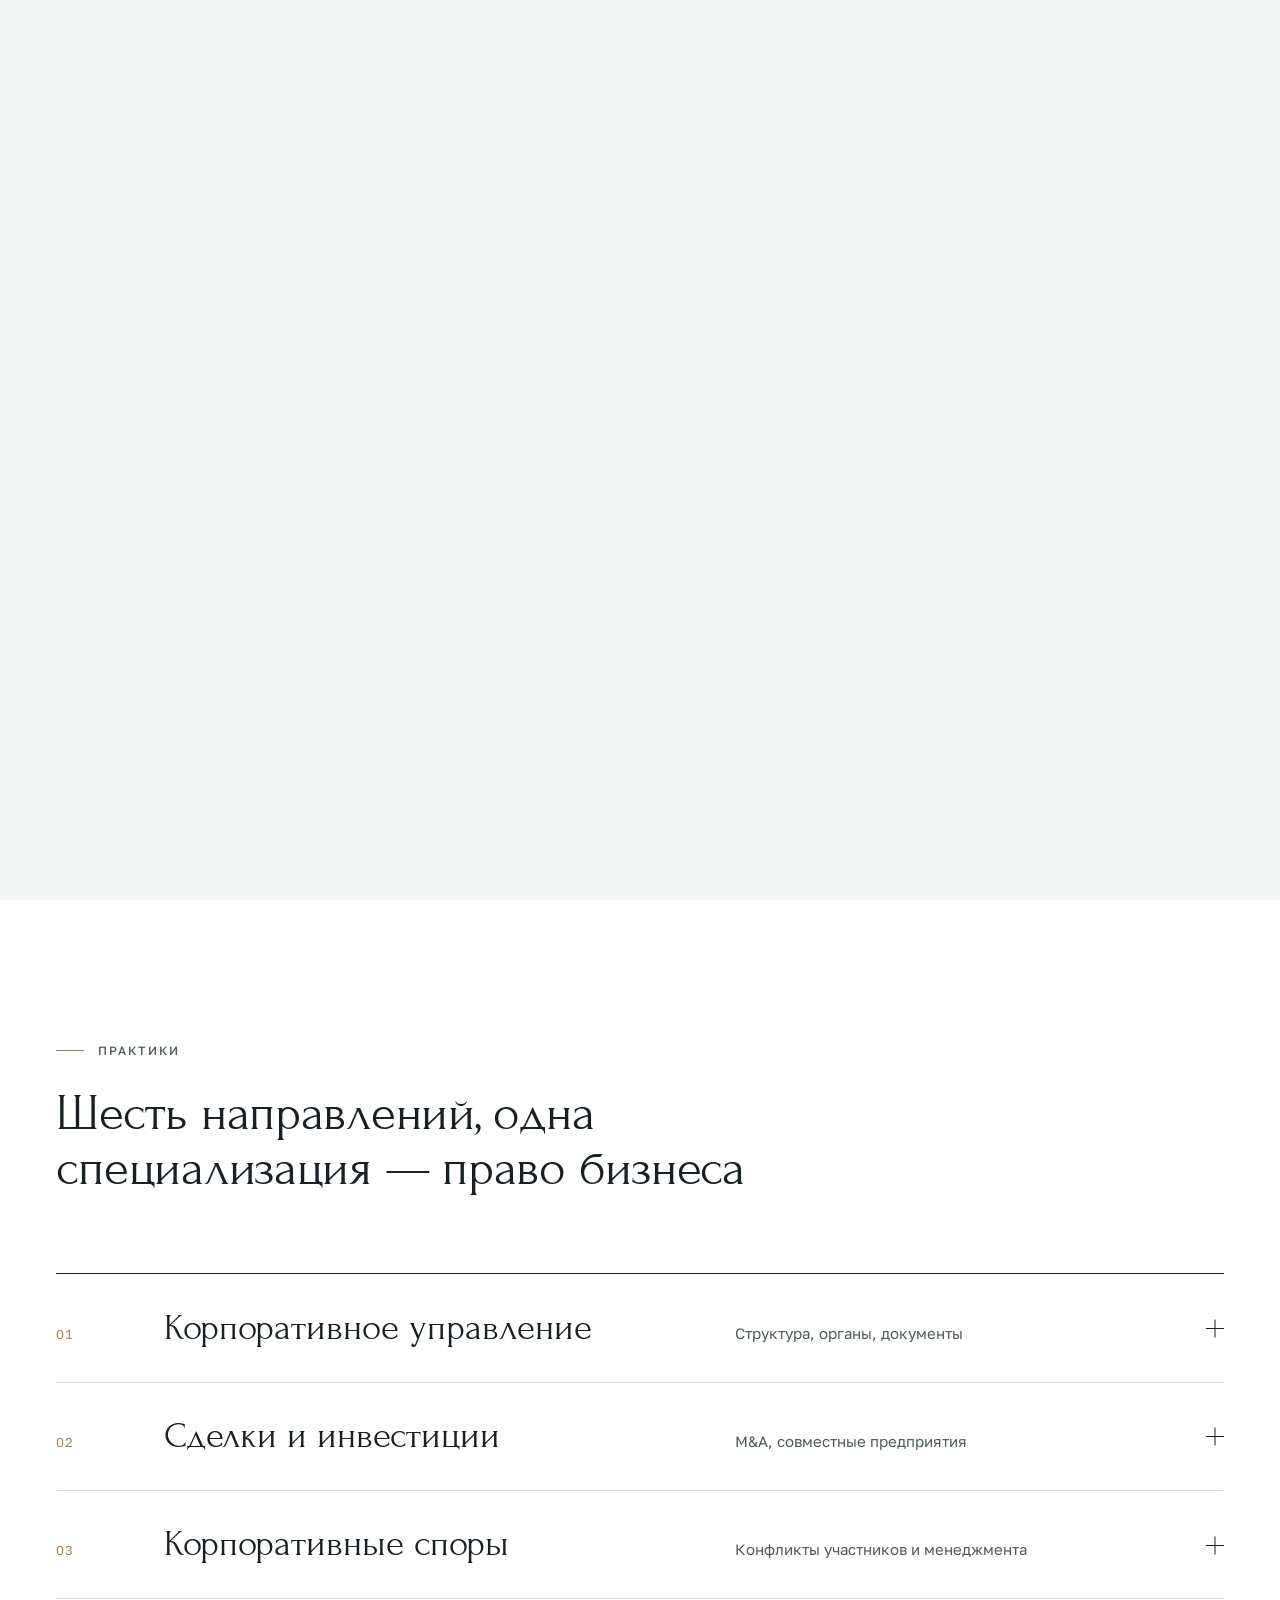
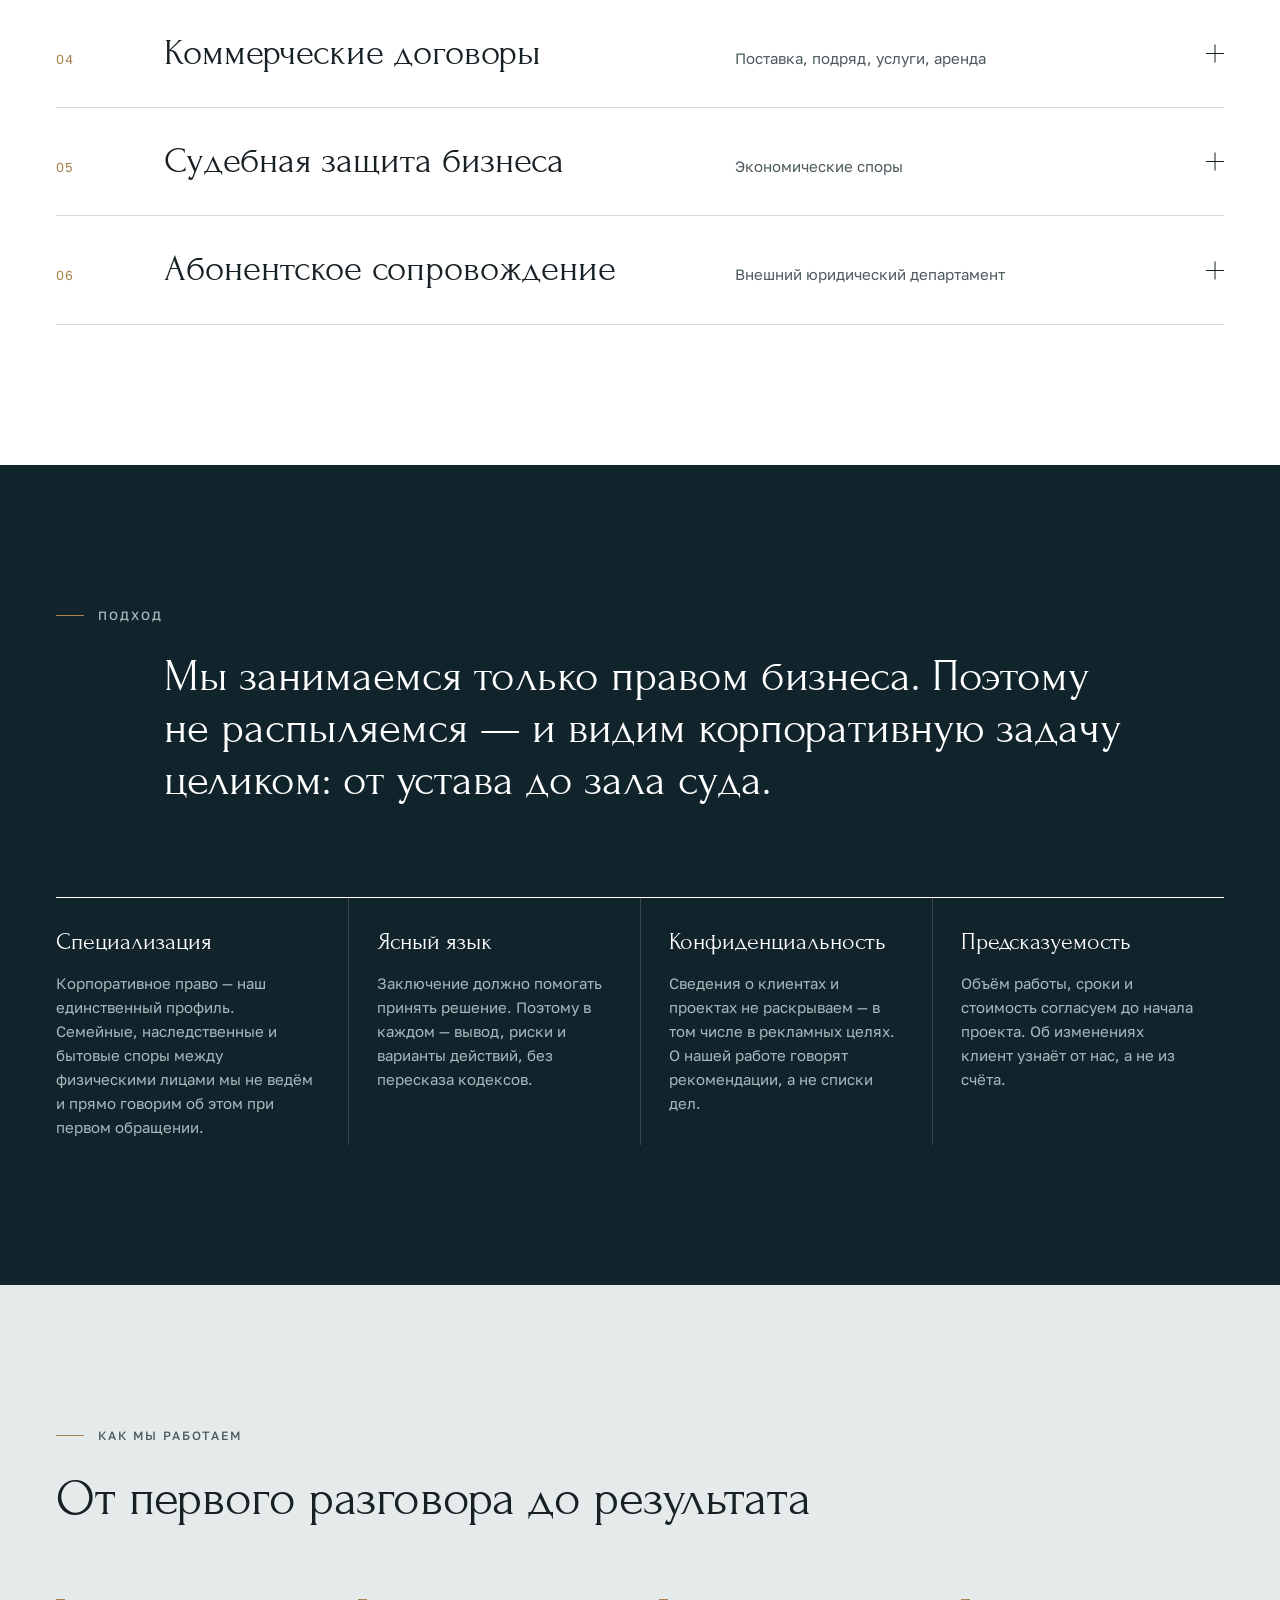
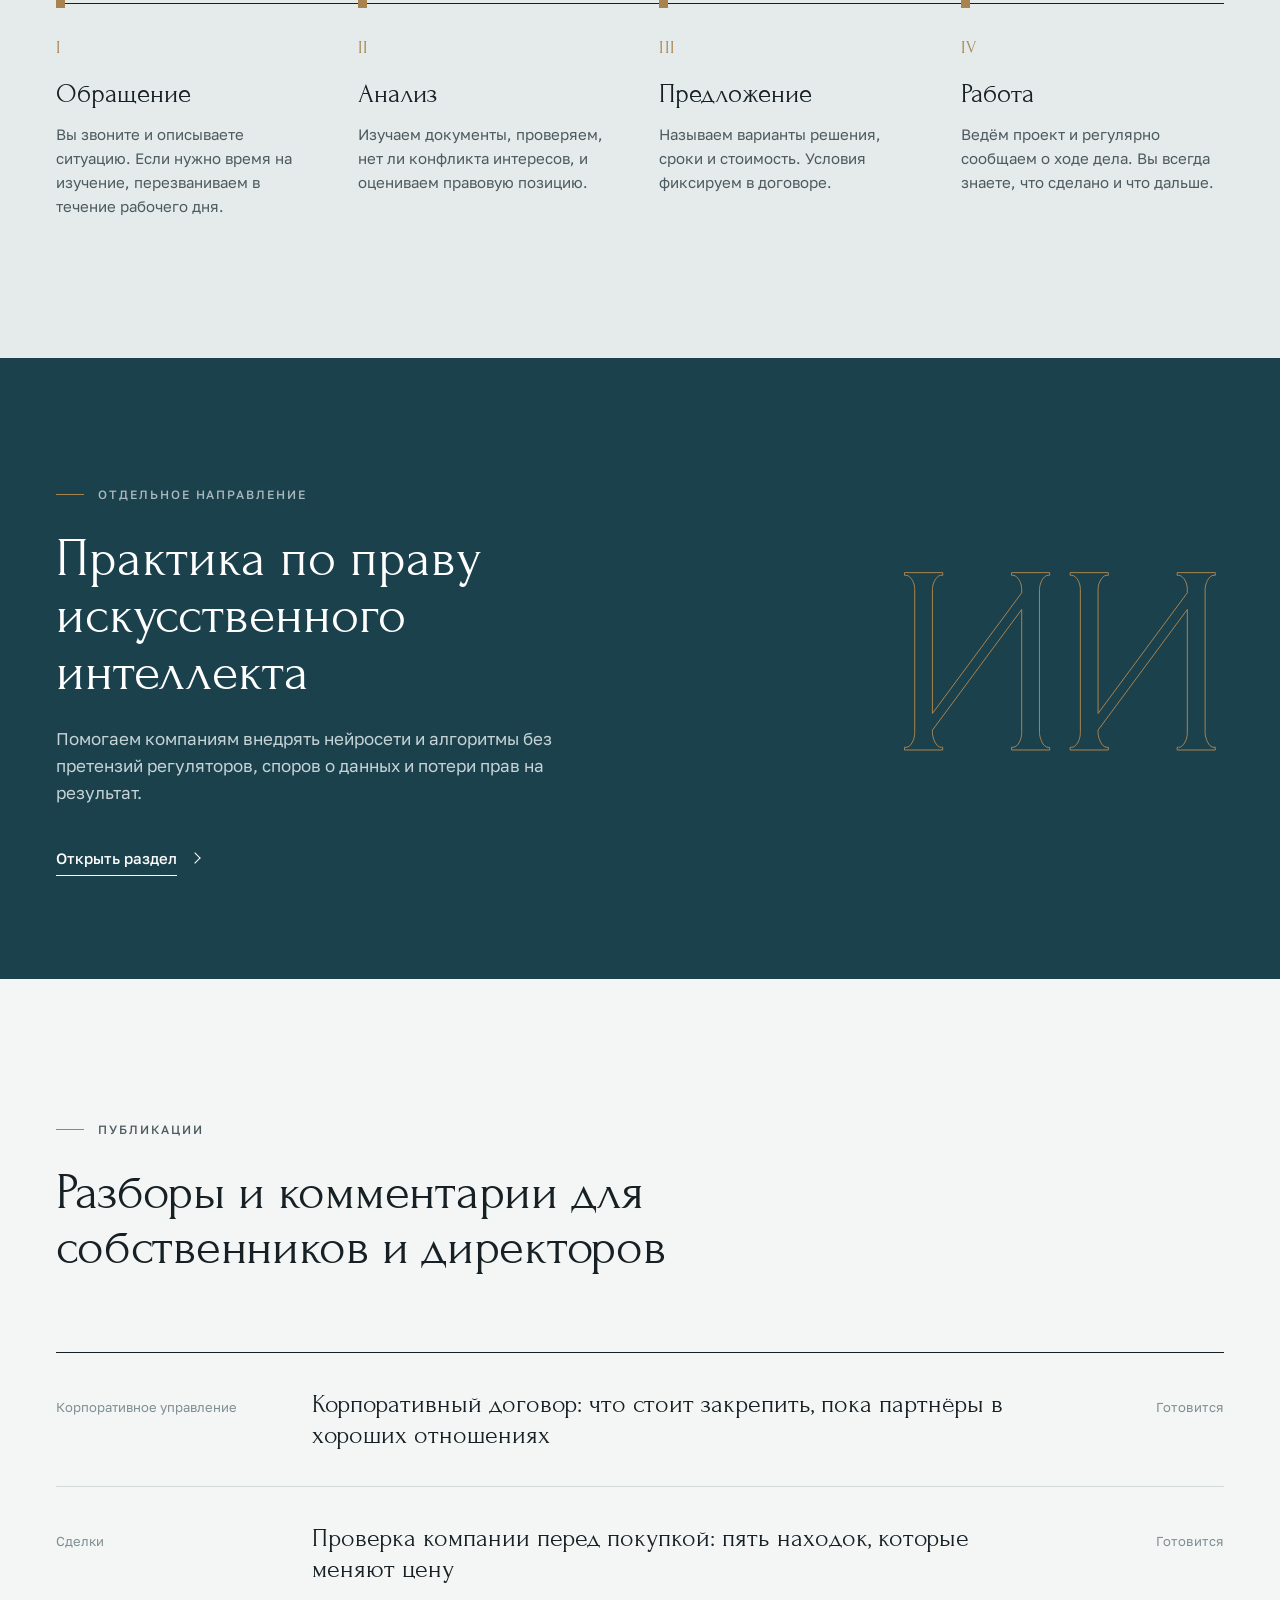
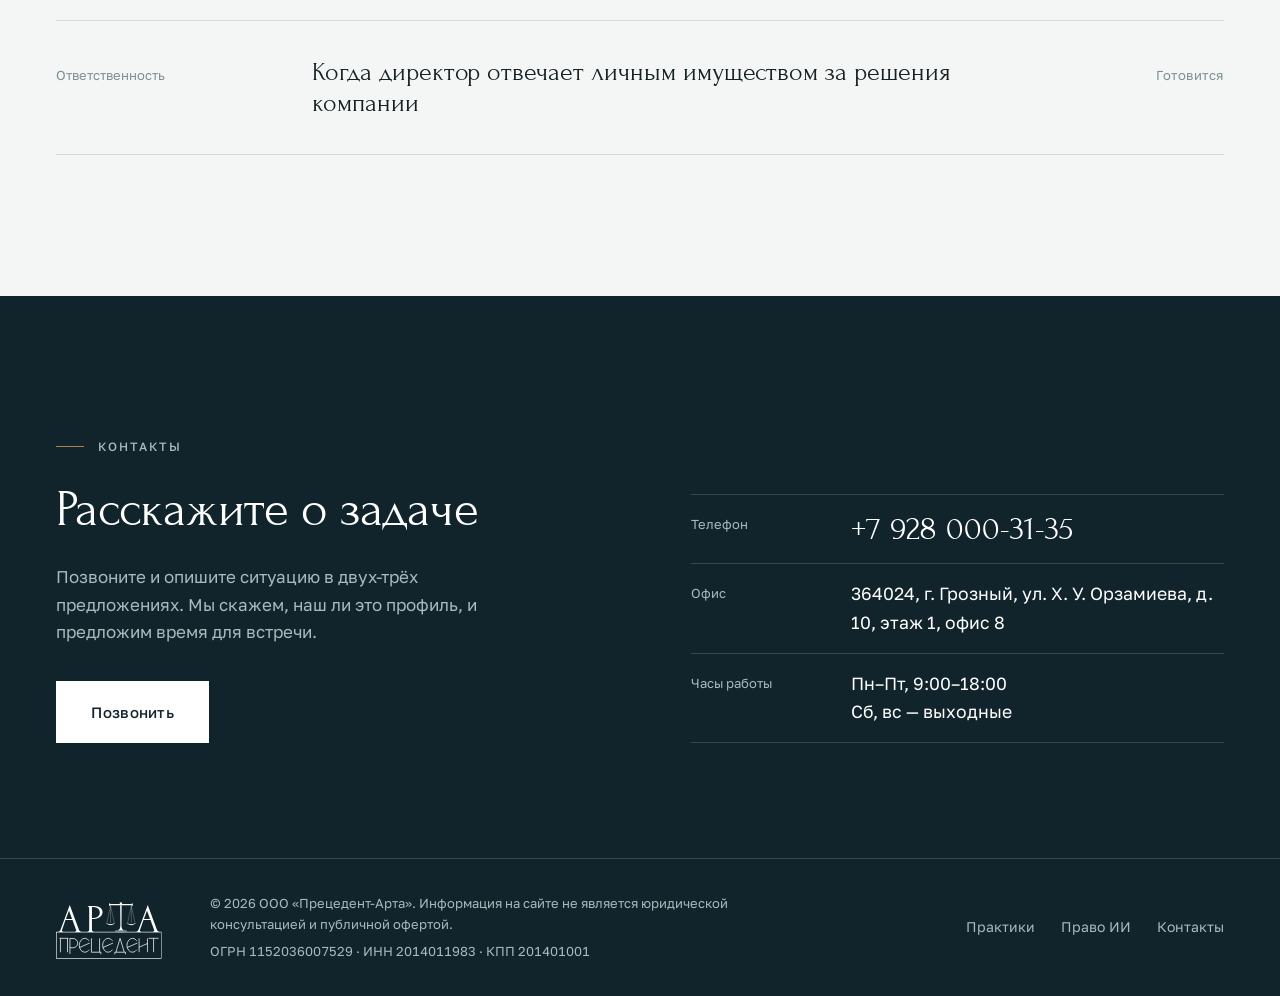
<file: index.html>
<!doctype html>
<html lang="ru">
<head>
<meta charset="utf-8">
<meta name="viewport" content="width=device-width, initial-scale=1">
<title>Прецедент — АРТА · Корпоративное право</title>
<meta name="description" content="ООО «Прецедент — АРТА» — юридическая фирма, специализирующаяся на корпоративном праве: сделки, корпоративное управление, споры между участниками, сопровождение бизнеса.">
<meta name="theme-color" content="#ffffff">
<link rel="icon" href="assets/favicon.svg" type="image/svg+xml">
<link rel="preconnect" href="https://fonts.googleapis.com">
<link rel="preconnect" href="https://fonts.gstatic.com" crossorigin>
<link href="https://fonts.googleapis.com/css2?family=Forum&family=Golos+Text:wght@400;500;600&display=swap" rel="stylesheet">
<link rel="stylesheet" href="css/style.css">
<script>document.documentElement.classList.add('js')</script>
</head>
<body>

<!-- Логотип: один раз описан здесь, дальше подключается через <use href="#logo"> -->
<svg width="0" height="0" style="position:absolute" aria-hidden="true" focusable="false">
  <symbol id="logo" viewBox="0 0 1140 690">
    <g class="lg-arta" fill="currentColor" font-family="Forum, 'Times New Roman', serif" font-size="430" text-anchor="middle">
      <text x="150" y="400">А</text>
      <text x="425" y="400">Р</text>
      <text x="992" y="400">А</text>
    </g>
    <g class="lg-scales" fill="currentColor">
      <path d="M572 90l18 8h220l18-8v28l-18-8H590l-18 8z"/>
      <path d="M688 82h24v16h-24z"/>
      <path d="M692 110l2 220q0 42-26 54h64q-26-12-26-54l2-220z"/>
      <ellipse cx="700" cy="388" rx="62" ry="9" fill="none" stroke="currentColor" stroke-width="4"/>
      <g fill="none" stroke="currentColor" stroke-width="2.5">
        <path d="M588 116L548 300M588 116v186M588 116l40 184"/>
        <path d="M812 116l-40 184M812 116v186M812 116l40 184"/>
      </g>
      <path d="M532 300q56 52 112 0-56 30-112 0z"/>
      <path d="M756 300q56 52 112 0-56 30-112 0z"/>
    </g>
    <rect class="lg-frame" x="3" y="400" width="1134" height="284" fill="none" stroke="currentColor" stroke-width="5" pathLength="1"/>
    <g class="lg-word" transform="translate(38 467)" fill="none" stroke="currentColor" stroke-width="5.5">
      <!-- П -->
      <path pathLength="1" d="M0 0h96M10 0v150M86 0v150"/>
      <!-- Р -->
      <path pathLength="1" transform="translate(112)" d="M0 0v168M0 2h34a50 50 0 010 100H0"/>
      <!-- Е -->
      <path pathLength="1" transform="translate(213)" d="M106 26.8A60 75 0 10106 123.2M4 99L112 51"/>
      <!-- Ц -->
      <path pathLength="1" transform="translate(344)" d="M0 0v150h102v22M88 0v150"/>
      <!-- Е -->
      <path pathLength="1" transform="translate(465)" d="M106 26.8A60 75 0 10106 123.2M4 99L112 51"/>
      <!-- Д -->
      <path pathLength="1" transform="translate(596)" d="M57 0L12 150M57 0l45 150M0 172v-22h115v22"/>
      <!-- Е -->
      <path pathLength="1" transform="translate(727)" d="M106 26.8A60 75 0 10106 123.2M4 99L112 51"/>
      <!-- Н -->
      <path pathLength="1" transform="translate(858)" d="M0 0v150M90 0v150M0 96L90 56"/>
      <!-- Т -->
      <path pathLength="1" transform="translate(964)" d="M-4 0h108M50 0v150"/>
    </g>
  </symbol>
</svg>

<a class="skip" href="#main">К содержанию</a>

<header class="header" id="header">
  <div class="wrap header__in">
    <a class="header__logo" href="#top" aria-label="Прецедент — АРТА, на главную">
      <svg viewBox="0 0 1140 690" role="img" aria-hidden="true"><use href="#logo"/></svg>
    </a>
    <nav class="nav" id="nav" aria-label="Основная навигация">
      <a href="#practice">Практики</a>
      <a href="#approach">Подход</a>
      <a href="ai.html">Право ИИ</a>
      <a href="#process">Как мы работаем</a>
      <a href="#contact">Контакты</a>
    </nav>
    <div class="header__side">
      <a class="header__tel" href="tel:+79280003135">+7 928 000-31-35</a>
      <button class="burger" id="burger" aria-expanded="false" aria-controls="nav" aria-label="Меню">
        <span></span><span></span>
      </button>
    </div>
  </div>
</header>

<main id="main">

<section class="hero" id="top">
  <div class="wrap hero__grid">
    <div class="hero__text">
      <p class="eyebrow hero__eyebrow">Юридическая фирма · корпоративное право</p>
      <h1 class="hero__title">
        <span class="line"><span>Правовая опора</span></span>
        <span class="line"><span>для компаний</span></span>
        <span class="line"><span>и их собственников</span></span>
      </h1>
      <div class="hero__below">
        <p class="hero__lead">«Прецедент — АРТА» сопровождает бизнес там, где цена ошибки высока: в&nbsp;сделках, корпоративных конфликтах и&nbsp;вопросах управления компанией.</p>
        <div class="hero__cta">
          <a class="btn" href="#contact"><span>Обсудить задачу</span></a>
          <a class="link-arrow" href="#practice">Направления практики</a>
        </div>
      </div>
    </div>

    <div class="hero__art" aria-hidden="true">
      <svg class="scales" id="scales" viewBox="0 0 480 560" fill="none" stroke="currentColor" stroke-width="1.25">
        <path class="draw" pathLength="1" d="M240 64v420"/>
        <path class="draw" pathLength="1" d="M176 484h128M150 500h180"/>
        <g id="sc-beam">
          <path class="draw" pathLength="1" d="M60 90h360"/>
          <circle cx="240" cy="90" r="6" fill="var(--bg)"/>
          <path d="M60 84v12M420 84v12"/>
        </g>
        <g id="sc-left" transform="translate(60 90)">
          <path class="draw" pathLength="1" d="M0 0l-62 200M0 0l62 200M0 0v200"/>
          <path class="draw" pathLength="1" d="M-74 200H74M-74 200q74 62 148 0"/>
        </g>
        <g id="sc-right" transform="translate(420 90)">
          <path class="draw" pathLength="1" d="M0 0l-62 200M0 0l62 200M0 0v200"/>
          <path class="draw" pathLength="1" d="M-74 200H74M-74 200q74 62 148 0"/>
        </g>
      </svg>
    </div>
  </div>

  <div class="wrap hero__foot">
    <p>Работаем с юридическими лицами и предпринимателями · с 2015 года</p>
    <a href="#practice" class="hero__scroll"><i></i>Листайте</a>
  </div>
</section>

<section class="section section--white practice" id="practice">
  <div class="wrap">
    <div class="section__head">
      <p class="eyebrow" data-reveal>Практики</p>
      <h2 class="h2" data-reveal>Шесть направлений, одна специализация&nbsp;— право бизнеса</h2>
    </div>

    <ul class="plist" id="plist">
      <li class="pitem" data-reveal>
        <button class="pitem__head" aria-expanded="false">
          <span class="pitem__n">01</span>
          <span class="pitem__t">Корпоративное управление</span>
          <span class="pitem__tag">Структура, органы, документы</span>
          <span class="pitem__x" aria-hidden="true"></span>
        </button>
        <div class="pitem__body"><div><div class="pitem__inner">
          <p>Выстраиваем структуру владения и управления компанией так, чтобы она выдерживала рост, приход инвестора и смену менеджмента.</p>
          <ul>
            <li>Создание, реорганизация и ликвидация компаний</li>
            <li>Уставы, положения, корпоративные договоры</li>
            <li>Подготовка и проведение собраний, решения органов управления</li>
            <li>Вход и выход участников, опционы, распределение долей</li>
          </ul>
        </div></div></div>
      </li>

      <li class="pitem" data-reveal>
        <button class="pitem__head" aria-expanded="false">
          <span class="pitem__n">02</span>
          <span class="pitem__t">Сделки и инвестиции</span>
          <span class="pitem__tag">M&amp;A, совместные предприятия</span>
          <span class="pitem__x" aria-hidden="true"></span>
        </button>
        <div class="pitem__body"><div><div class="pitem__inner">
          <p>Сопровождаем покупку и продажу бизнеса от первых переговоров до закрытия&nbsp;— на стороне покупателя, продавца или инвестора.</p>
          <ul>
            <li>Юридическая проверка компании и активов (due diligence)</li>
            <li>Структурирование сделки и условий расчётов</li>
            <li>Договоры купли-продажи долей и акций, соглашения участников</li>
            <li>Гарантии, заверения и механизмы защиты сторон</li>
          </ul>
        </div></div></div>
      </li>

      <li class="pitem" data-reveal>
        <button class="pitem__head" aria-expanded="false">
          <span class="pitem__n">03</span>
          <span class="pitem__t">Корпоративные споры</span>
          <span class="pitem__tag">Конфликты участников и менеджмента</span>
          <span class="pitem__x" aria-hidden="true"></span>
        </button>
        <div class="pitem__body"><div><div class="pitem__inner">
          <p>Представляем интересы компаний и собственников в конфликтах за контроль и активы&nbsp;— в суде и за столом переговоров.</p>
          <ul>
            <li>Оспаривание решений собраний и сделок общества</li>
            <li>Исключение участника, выход, выплата действительной стоимости доли</li>
            <li>Ответственность директора и взыскание убытков</li>
            <li>Защита от недружественного поглощения</li>
          </ul>
        </div></div></div>
      </li>

      <li class="pitem" data-reveal>
        <button class="pitem__head" aria-expanded="false">
          <span class="pitem__n">04</span>
          <span class="pitem__t">Коммерческие договоры</span>
          <span class="pitem__tag">Поставка, подряд, услуги, аренда</span>
          <span class="pitem__x" aria-hidden="true"></span>
        </button>
        <div class="pitem__body"><div><div class="pitem__inner">
          <p>Готовим и проверяем договоры, по которым компания действительно сможет получить своё, если контрагент нарушит обязательства.</p>
          <ul>
            <li>Разработка договоров и типовых форм под процессы клиента</li>
            <li>Правовая экспертиза и согласование условий с контрагентом</li>
            <li>Обеспечение исполнения: залог, поручительство, гарантии</li>
            <li>Претензионная работа</li>
          </ul>
        </div></div></div>
      </li>

      <li class="pitem" data-reveal>
        <button class="pitem__head" aria-expanded="false">
          <span class="pitem__n">05</span>
          <span class="pitem__t">Судебная защита бизнеса</span>
          <span class="pitem__tag">Экономические споры</span>
          <span class="pitem__x" aria-hidden="true"></span>
        </button>
        <div class="pitem__body"><div><div class="pitem__inner">
          <p>Ведём споры компаний с контрагентами и государственными органами&nbsp;— от оценки перспектив до исполнения решения.</p>
          <ul>
            <li>Взыскание задолженности и убытков</li>
            <li>Споры из договоров поставки, подряда, аренды</li>
            <li>Обжалование актов и действий государственных органов</li>
            <li>Сопровождение исполнительного производства</li>
          </ul>
        </div></div></div>
      </li>

      <li class="pitem" data-reveal>
        <button class="pitem__head" aria-expanded="false">
          <span class="pitem__n">06</span>
          <span class="pitem__t">Абонентское сопровождение</span>
          <span class="pitem__tag">Внешний юридический департамент</span>
          <span class="pitem__x" aria-hidden="true"></span>
        </button>
        <div class="pitem__body"><div><div class="pitem__inner">
          <p>Берём на себя текущие правовые вопросы компании: руководитель получает ответ юриста, не содержая отдел в штате.</p>
          <ul>
            <li>Консультации для руководства и подразделений</li>
            <li>Проверка контрагентов и документов</li>
            <li>Трудовые отношения с ключевыми сотрудниками</li>
            <li>Проверка деятельности на соответствие требованиям законодательства</li>
          </ul>
        </div></div></div>
      </li>
    </ul>
  </div>
</section>

<section class="section section--deep approach" id="approach">
  <div class="wrap">
    <div class="approach__top">
      <p class="eyebrow" data-reveal>Подход</p>
      <p class="statement" data-reveal>Мы занимаемся только правом бизнеса. Поэтому не&nbsp;распыляемся&nbsp;— и&nbsp;видим корпоративную задачу целиком: от устава до зала суда.</p>
    </div>

    <div class="principles">
      <article data-reveal>
        <h3>Специализация</h3>
        <p>Корпоративное право&nbsp;— наш единственный профиль. Семейные, наследственные и бытовые споры между физическими лицами мы не ведём и прямо говорим об этом при первом обращении.</p>
      </article>
      <article data-reveal>
        <h3>Ясный язык</h3>
        <p>Заключение должно помогать принять решение. Поэтому в каждом&nbsp;— вывод, риски и варианты действий, без пересказа кодексов.</p>
      </article>
      <article data-reveal>
        <h3>Конфиденциальность</h3>
        <p>Сведения о клиентах и проектах не раскрываем&nbsp;— в том числе в рекламных целях. О нашей работе говорят рекомендации, а не списки дел.</p>
      </article>
      <article data-reveal>
        <h3>Предсказуемость</h3>
        <p>Объём работы, сроки и стоимость согласуем до начала проекта. Об изменениях клиент узнаёт от нас, а не из счёта.</p>
      </article>
    </div>
  </div>
</section>

<section class="section section--alt process" id="process">
  <div class="wrap">
    <div class="section__head">
      <p class="eyebrow" data-reveal>Как мы работаем</p>
      <h2 class="h2" data-reveal>От первого разговора до результата</h2>
    </div>
    <ol class="steps" id="steps">
      <li data-reveal>
        <span class="steps__n">I</span>
        <h3>Обращение</h3>
        <p>Вы звоните и описываете ситуацию. Если нужно время на изучение, перезваниваем в течение рабочего дня.</p>
      </li>
      <li data-reveal>
        <span class="steps__n">II</span>
        <h3>Анализ</h3>
        <p>Изучаем документы, проверяем, нет ли конфликта интересов, и оцениваем правовую позицию.</p>
      </li>
      <li data-reveal>
        <span class="steps__n">III</span>
        <h3>Предложение</h3>
        <p>Называем варианты решения, сроки и стоимость. Условия фиксируем в договоре.</p>
      </li>
      <li data-reveal>
        <span class="steps__n">IV</span>
        <h3>Работа</h3>
        <p>Ведём проект и регулярно сообщаем о ходе дела. Вы всегда знаете, что сделано и что дальше.</p>
      </li>
    </ol>
  </div>
</section>

<a class="aiband" href="ai.html" id="ai">
  <div class="wrap aiband__in">
    <div>
      <p class="eyebrow" data-reveal>Отдельное направление</p>
      <h2 data-reveal>Практика по праву искусственного интеллекта</h2>
      <p data-reveal>Помогаем компаниям внедрять нейросети и алгоритмы без претензий регуляторов, споров о данных и потери прав на результат.</p>
      <span class="link-arrow" data-reveal>Открыть раздел</span>
    </div>
    <div class="aiband__mark" aria-hidden="true">ИИ</div>
  </div>
</a>

<section class="section insights" id="insights">
  <div class="wrap">
    <div class="section__head">
      <p class="eyebrow" data-reveal>Публикации</p>
      <h2 class="h2" data-reveal>Разборы и комментарии для собственников и директоров</h2>
    </div>

    <!-- ЗАМЕНИТЬ: темы примерные, ссылки появятся вместе с материалами -->
    <ul class="posts">
      <li data-reveal>
        <span class="posts__cat">Корпоративное управление</span>
        <h3>Корпоративный договор: что стоит закрепить, пока партнёры в хороших отношениях</h3>
        <span class="posts__st">Готовится</span>
      </li>
      <li data-reveal>
        <span class="posts__cat">Сделки</span>
        <h3>Проверка компании перед покупкой: пять находок, которые меняют цену</h3>
        <span class="posts__st">Готовится</span>
      </li>
      <li data-reveal>
        <span class="posts__cat">Ответственность</span>
        <h3>Когда директор отвечает личным имуществом за решения компании</h3>
        <span class="posts__st">Готовится</span>
      </li>
    </ul>
  </div>
</section>

<section class="contact" id="contact">
  <div class="wrap contact__grid">
    <div class="contact__info">
      <p class="eyebrow" data-reveal>Контакты</p>
      <h2 class="h2" data-reveal>Расскажите о&nbsp;задаче</h2>
      <p class="contact__lead" data-reveal>Позвоните и опишите ситуацию в двух-трёх предложениях. Мы скажем, наш ли это профиль, и предложим время для встречи.</p>
      <a class="btn btn--light contact__call" href="tel:+79280003135" data-reveal><span>Позвонить</span></a>
    </div>

    <dl class="contact__list" data-reveal>
      <div><dt>Телефон</dt><dd><a href="tel:+79280003135">+7 928 000-31-35</a></dd></div>
      <div><dt>Офис</dt><dd>364024, г. Грозный, ул. Х. У. Орзамиева, д. 10, этаж 1, офис 8</dd></div>
      <div><dt>Часы работы</dt><dd>Пн–Пт, 9:00–18:00<br>Сб, вс — выходные</dd></div>
    </dl>
  </div>

  <footer class="footer">
    <div class="wrap footer__in">
      <a class="footer__logo" href="#top" aria-label="Наверх">
        <svg viewBox="0 0 1140 690" aria-hidden="true"><use href="#logo"/></svg>
      </a>
      <p class="footer__legal">© 2026 ООО «Прецедент-Арта». Информация на сайте не является юридической консультацией и публичной офертой.<span>ОГРН 1152036007529 · ИНН 2014011983 · КПП 201401001</span></p>
      <nav class="footer__nav" aria-label="Нижняя навигация">
        <a href="#practice">Практики</a>
        <a href="ai.html">Право ИИ</a>
        <a href="#contact">Контакты</a>
      </nav>
    </div>
  </footer>
</section>

</main>

<script src="js/main.js" defer></script>
</body>
</html>
</file>
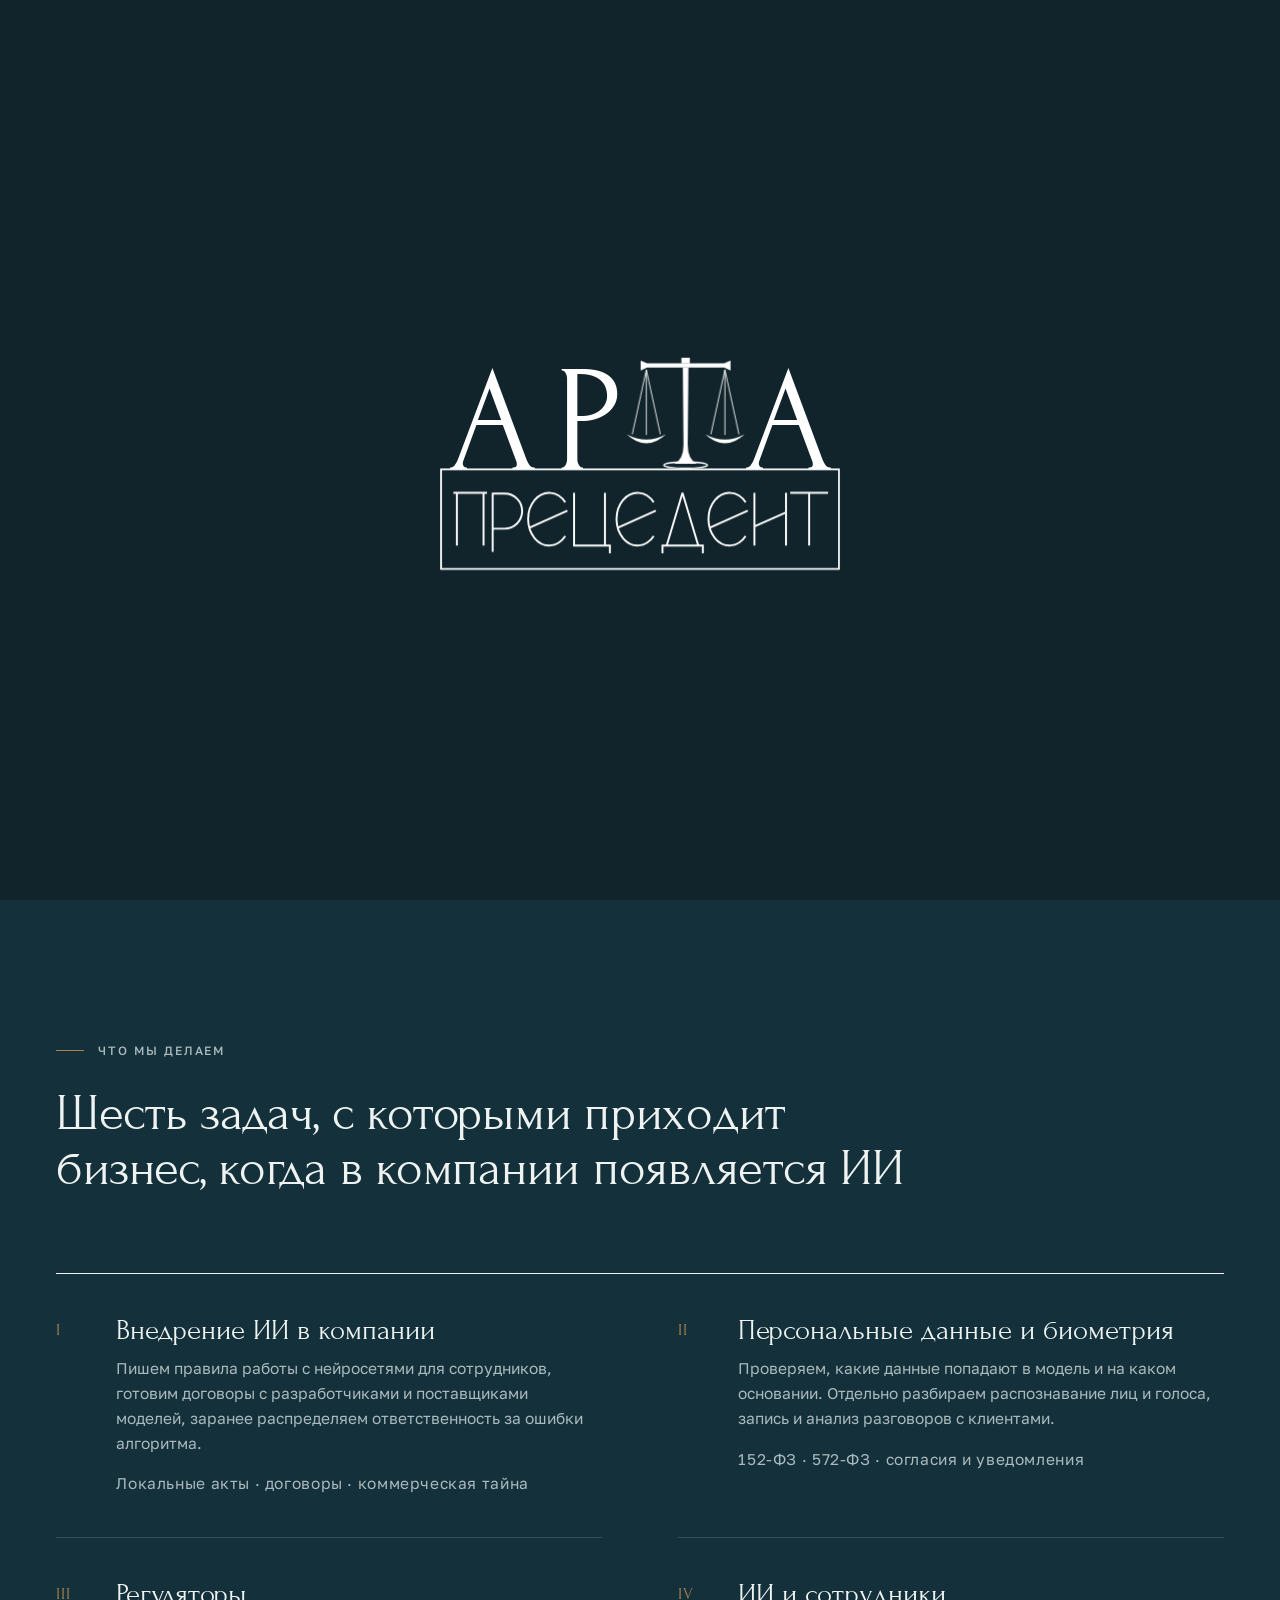
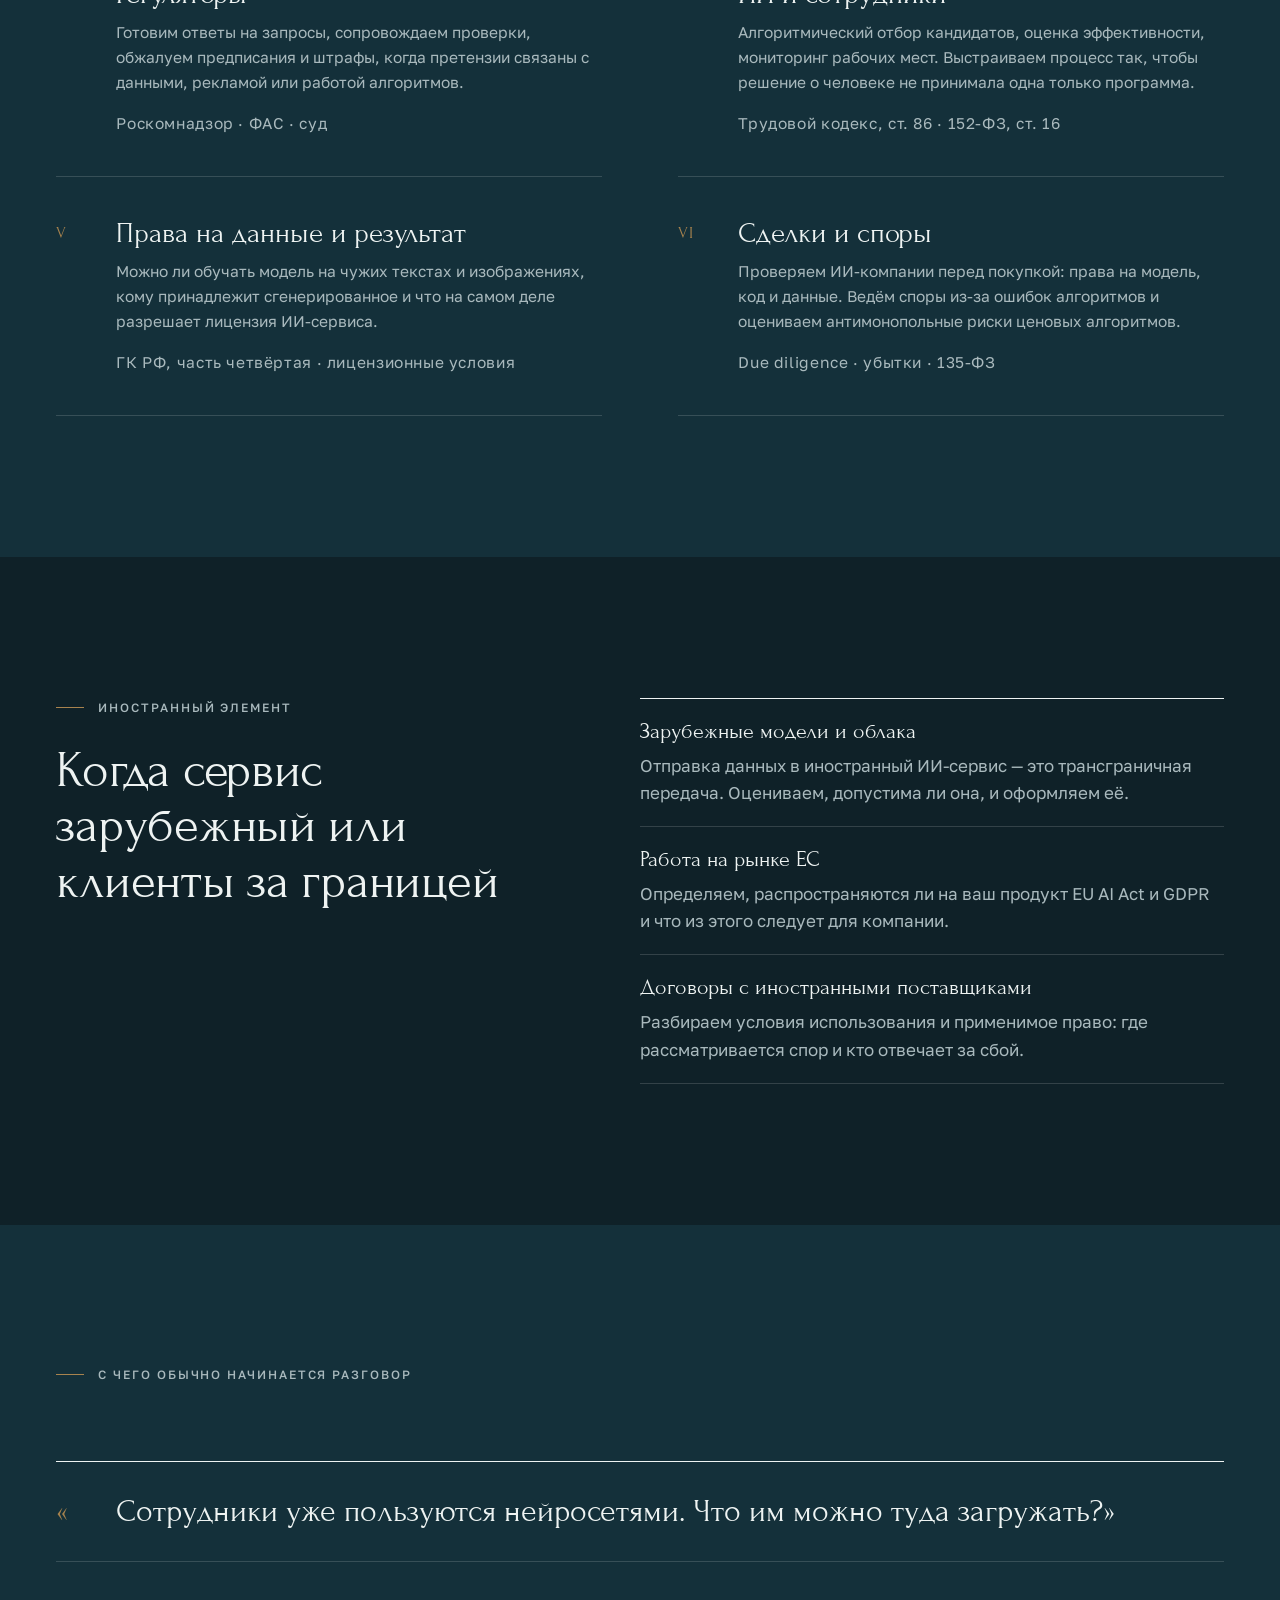
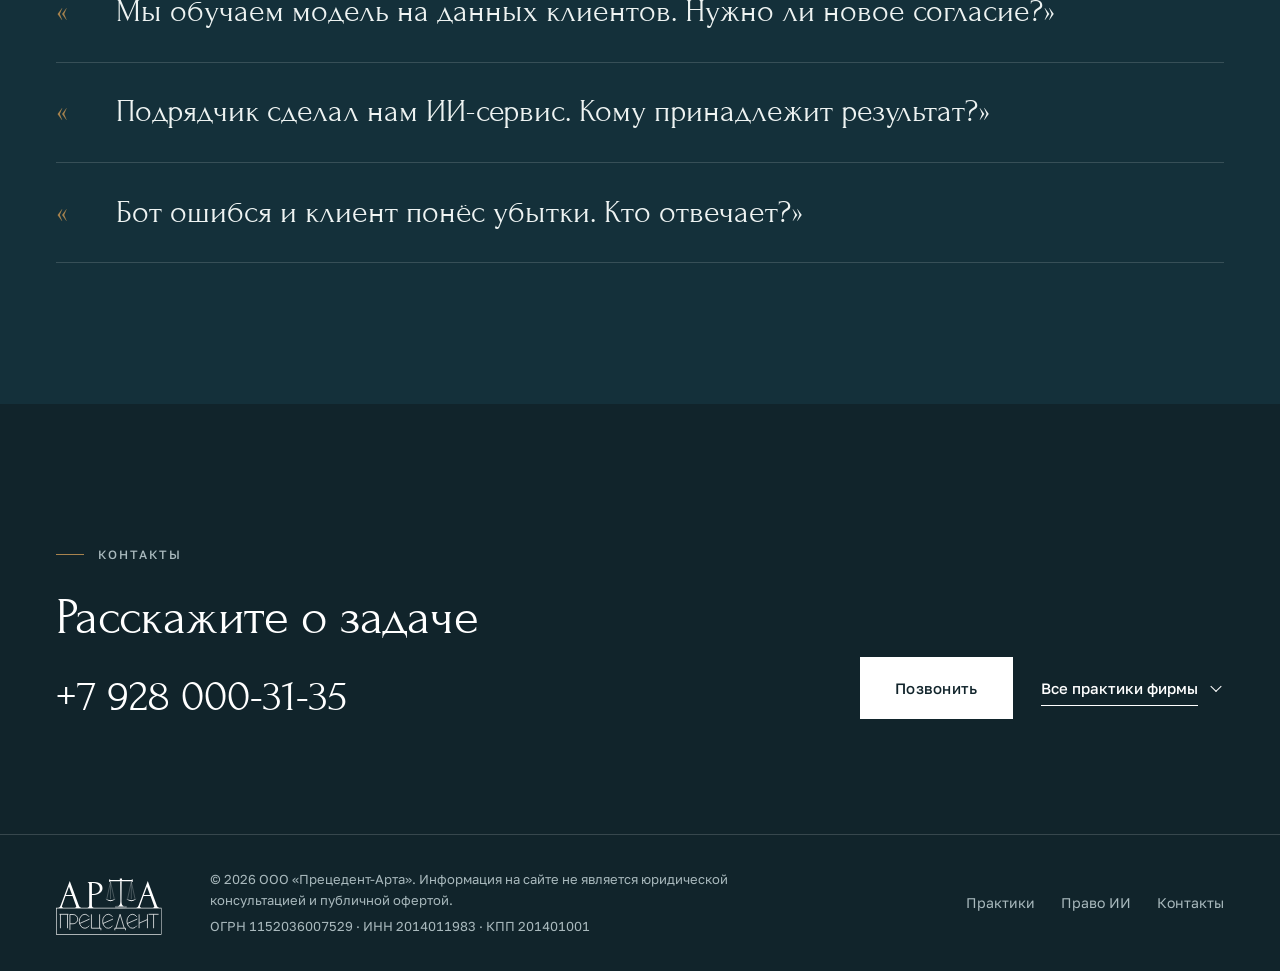
<file: ai.html>
<!doctype html>
<html lang="ru">
<head>
<meta charset="utf-8">
<meta name="viewport" content="width=device-width, initial-scale=1">
<title>Право искусственного интеллекта · Прецедент — АРТА</title>
<meta name="description" content="Практика по праву искусственного интеллекта ООО «Прецедент-Арта»: внедрение ИИ, персональные данные и биометрия, регуляторы, трудовые отношения, интеллектуальная собственность, сделки и споры.">
<meta name="theme-color" content="#0f2128">
<link rel="icon" href="assets/favicon.svg" type="image/svg+xml">
<link rel="preconnect" href="https://fonts.googleapis.com">
<link rel="preconnect" href="https://fonts.gstatic.com" crossorigin>
<link href="https://fonts.googleapis.com/css2?family=Forum&family=Golos+Text:wght@400;500;600&display=swap" rel="stylesheet">
<link rel="stylesheet" href="css/style.css">
<script>document.documentElement.classList.add('js')</script>
</head>
<body class="page-ai">

<!-- Логотип: один раз описан здесь, дальше подключается через <use href="#logo"> -->
<svg width="0" height="0" style="position:absolute" aria-hidden="true" focusable="false">
  <symbol id="logo" viewBox="0 0 1140 690">
    <g class="lg-arta" fill="currentColor" font-family="Forum, 'Times New Roman', serif" font-size="430" text-anchor="middle">
      <text x="150" y="400">А</text>
      <text x="425" y="400">Р</text>
      <text x="992" y="400">А</text>
    </g>
    <g class="lg-scales" fill="currentColor">
      <path d="M572 90l18 8h220l18-8v28l-18-8H590l-18 8z"/>
      <path d="M688 82h24v16h-24z"/>
      <path d="M692 110l2 220q0 42-26 54h64q-26-12-26-54l2-220z"/>
      <ellipse cx="700" cy="388" rx="62" ry="9" fill="none" stroke="currentColor" stroke-width="4"/>
      <g fill="none" stroke="currentColor" stroke-width="2.5">
        <path d="M588 116L548 300M588 116v186M588 116l40 184"/>
        <path d="M812 116l-40 184M812 116v186M812 116l40 184"/>
      </g>
      <path d="M532 300q56 52 112 0-56 30-112 0z"/>
      <path d="M756 300q56 52 112 0-56 30-112 0z"/>
    </g>
    <rect class="lg-frame" x="3" y="400" width="1134" height="284" fill="none" stroke="currentColor" stroke-width="5" pathLength="1"/>
    <g class="lg-word" transform="translate(38 467)" fill="none" stroke="currentColor" stroke-width="5.5">
      <!-- П -->
      <path pathLength="1" d="M0 0h96M10 0v150M86 0v150"/>
      <!-- Р -->
      <path pathLength="1" transform="translate(112)" d="M0 0v168M0 2h34a50 50 0 010 100H0"/>
      <!-- Е -->
      <path pathLength="1" transform="translate(213)" d="M106 26.8A60 75 0 10106 123.2M4 99L112 51"/>
      <!-- Ц -->
      <path pathLength="1" transform="translate(344)" d="M0 0v150h102v22M88 0v150"/>
      <!-- Е -->
      <path pathLength="1" transform="translate(465)" d="M106 26.8A60 75 0 10106 123.2M4 99L112 51"/>
      <!-- Д -->
      <path pathLength="1" transform="translate(596)" d="M57 0L12 150M57 0l45 150M0 172v-22h115v22"/>
      <!-- Е -->
      <path pathLength="1" transform="translate(727)" d="M106 26.8A60 75 0 10106 123.2M4 99L112 51"/>
      <!-- Н -->
      <path pathLength="1" transform="translate(858)" d="M0 0v150M90 0v150M0 96L90 56"/>
      <!-- Т -->
      <path pathLength="1" transform="translate(964)" d="M-4 0h108M50 0v150"/>
    </g>
  </symbol>
</svg>

<a class="skip" href="#main">К содержанию</a>

<header class="header" id="header">
  <div class="wrap header__in">
    <a class="header__logo" href="index.html" aria-label="Прецедент — АРТА, на главную">
      <svg viewBox="0 0 1140 690" role="img" aria-hidden="true"><use href="#logo"/></svg>
    </a>
    <nav class="nav" id="nav" aria-label="Основная навигация">
      <a href="index.html#practice">Практики</a>
      <a href="index.html#approach">Подход</a>
      <a href="ai.html" class="is-active" aria-current="page">Право ИИ</a>
      <a href="index.html#process">Как мы работаем</a>
      <a href="#contact">Контакты</a>
    </nav>
    <div class="header__side">
      <a class="header__tel" href="tel:+79280003135">+7 928 000-31-35</a>
      <button class="burger" id="burger" aria-expanded="false" aria-controls="nav" aria-label="Меню">
        <span></span><span></span>
      </button>
    </div>
  </div>
</header>

<main id="main">

<section class="hero" id="top">
  <div class="wrap hero__grid">
    <div class="hero__text">
      <p class="eyebrow hero__eyebrow">Прецедент — АРТА · направление практики</p>
      <h1 class="hero__title">
        <span class="line"><span>Практика по праву</span></span>
        <span class="line"><span>искусственного</span></span>
        <span class="line"><span>интеллекта</span></span>
      </h1>
      <div class="hero__below">
        <p class="hero__lead">Нейросети уже работают в продажах, найме и поддержке клиентов. Мы помогаем бизнесу пользоваться ими так, чтобы технология не оборачивалась штрафами, исками и потерей прав на результат.</p>
        <div class="hero__cta">
          <a class="btn" href="#contact"><span>Обсудить задачу</span></a>
          <a class="link-arrow" href="#tasks">Что мы делаем</a>
        </div>
      </div>
    </div>

    <div class="hero__art" aria-hidden="true">
      <svg class="scales" id="scales" viewBox="0 0 480 560" fill="none" stroke="currentColor" stroke-width="1.25">
        <path class="draw" pathLength="1" d="M240 64v420"/>
        <path class="draw" pathLength="1" d="M176 484h128M150 500h180"/>
        <g id="sc-beam">
          <path class="draw" pathLength="1" d="M60 90h360"/>
          <circle cx="240" cy="90" r="6" fill="var(--bg)"/>
          <path d="M60 84v12M420 84v12"/>
        </g>
        <g id="sc-left" transform="translate(60 90)">
          <path class="draw" pathLength="1" d="M0 0l-62 200M0 0l62 200M0 0v200"/>
          <path class="draw" pathLength="1" d="M-74 200H74M-74 200q74 62 148 0"/>
        </g>
        <g id="sc-right" transform="translate(420 90)">
          <path class="draw" pathLength="1" d="M0 0l-62 200M0 0l62 200M0 0v200"/>
          <path class="draw" pathLength="1" d="M-74 200H74M-74 200q74 62 148 0"/>
        </g>
      </svg>
    </div>
  </div>

  <div class="wrap hero__foot">
    <p>Российское право · проекты с иностранным элементом</p>
    <a href="#tasks" class="hero__scroll"><i></i>Листайте</a>
  </div>
</section>

<section class="section section--alt" id="tasks">
  <div class="wrap">
    <div class="section__head">
      <p class="eyebrow" data-reveal>Что мы делаем</p>
      <h2 class="h2" data-reveal>Шесть задач, с которыми приходит бизнес, когда в компании появляется ИИ</h2>
    </div>

    <div class="tasks">
      <article class="task" data-reveal>
        <span class="task__n">I</span>
        <h3>Внедрение ИИ в компании</h3>
        <p>Пишем правила работы с нейросетями для сотрудников, готовим договоры с разработчиками и поставщиками моделей, заранее распределяем ответственность за ошибки алгоритма.</p>
        <p class="task__law">Локальные акты · договоры · коммерческая тайна</p>
      </article>
      <article class="task" data-reveal>
        <span class="task__n">II</span>
        <h3>Персональные данные и биометрия</h3>
        <p>Проверяем, какие данные попадают в модель и на каком основании. Отдельно разбираем распознавание лиц и голоса, запись и анализ разговоров с клиентами.</p>
        <p class="task__law">152-ФЗ · 572-ФЗ · согласия и уведомления</p>
      </article>
      <article class="task" data-reveal>
        <span class="task__n">III</span>
        <h3>Регуляторы</h3>
        <p>Готовим ответы на запросы, сопровождаем проверки, обжалуем предписания и штрафы, когда претензии связаны с данными, рекламой или работой алгоритмов.</p>
        <p class="task__law">Роскомнадзор · ФАС · суд</p>
      </article>
      <article class="task" data-reveal>
        <span class="task__n">IV</span>
        <h3>ИИ и сотрудники</h3>
        <p>Алгоритмический отбор кандидатов, оценка эффективности, мониторинг рабочих мест. Выстраиваем процесс так, чтобы решение о человеке не принимала одна только программа.</p>
        <p class="task__law">Трудовой кодекс, ст. 86 · 152-ФЗ, ст. 16</p>
      </article>
      <article class="task" data-reveal>
        <span class="task__n">V</span>
        <h3>Права на данные и результат</h3>
        <p>Можно ли обучать модель на чужих текстах и изображениях, кому принадлежит сгенерированное и что на самом деле разрешает лицензия ИИ-сервиса.</p>
        <p class="task__law">ГК РФ, часть четвёртая · лицензионные условия</p>
      </article>
      <article class="task" data-reveal>
        <span class="task__n">VI</span>
        <h3>Сделки и споры</h3>
        <p>Проверяем ИИ-компании перед покупкой: права на модель, код и данные. Ведём споры из-за ошибок алгоритмов и оцениваем антимонопольные риски ценовых алгоритмов.</p>
        <p class="task__law">Due diligence · убытки · 135-ФЗ</p>
      </article>
    </div>
  </div>
</section>

<section class="section" id="abroad">
  <div class="wrap abroad">
    <div>
      <p class="eyebrow" data-reveal>Иностранный элемент</p>
      <h2 class="h2" data-reveal>Когда сервис зарубежный или клиенты за границей</h2>
    </div>
    <ul class="abroad__list">
      <li data-reveal><b>Зарубежные модели и облака</b>Отправка данных в иностранный ИИ-сервис — это трансграничная передача. Оцениваем, допустима ли она, и оформляем её.</li>
      <li data-reveal><b>Работа на рынке ЕС</b>Определяем, распространяются ли на ваш продукт EU AI Act и GDPR и что из этого следует для компании.</li>
      <li data-reveal><b>Договоры с иностранными поставщиками</b>Разбираем условия использования и применимое право: где рассматривается спор и кто отвечает за сбой.</li>
    </ul>
  </div>
</section>

<section class="section section--alt" id="asks">
  <div class="wrap">
    <div class="section__head">
      <p class="eyebrow" data-reveal>С чего обычно начинается разговор</p>
    </div>
    <ul class="asks">
      <li data-reveal>Сотрудники уже пользуются нейросетями. Что им можно туда загружать?»</li>
      <li data-reveal>Мы обучаем модель на данных клиентов. Нужно ли новое согласие?»</li>
      <li data-reveal>Подрядчик сделал нам ИИ-сервис. Кому принадлежит результат?»</li>
      <li data-reveal>Бот ошибся и клиент понёс убытки. Кто отвечает?»</li>
    </ul>
  </div>
</section>

<section class="contact" id="contact">
  <div class="wrap aicta">
    <div>
      <p class="eyebrow" data-reveal>Контакты</p>
      <h2 class="h2" data-reveal>Расскажите о&nbsp;задаче</h2>
      <a class="aicta__tel" href="tel:+79280003135" data-reveal>+7 928 000-31-35</a>
    </div>
    <div class="aicta__side" data-reveal>
      <a class="btn btn--light" href="tel:+79280003135"><span>Позвонить</span></a>
      <a class="link-arrow" href="index.html#practice">Все практики фирмы</a>
    </div>
  </div>

  <footer class="footer">
    <div class="wrap footer__in">
      <a class="footer__logo" href="index.html" aria-label="Наверх">
        <svg viewBox="0 0 1140 690" aria-hidden="true"><use href="#logo"/></svg>
      </a>
      <p class="footer__legal">© 2026 ООО «Прецедент-Арта». Информация на сайте не является юридической консультацией и публичной офертой.<span>ОГРН 1152036007529 · ИНН 2014011983 · КПП 201401001</span></p>
      <nav class="footer__nav" aria-label="Нижняя навигация">
        <a href="index.html#practice">Практики</a>
        <a href="ai.html">Право ИИ</a>
        <a href="#contact">Контакты</a>
      </nav>
    </div>
  </footer>
</section>

</main>

<script src="js/main.js" defer></script>
</body>
</html>
</file>
<file: css/style.css>
/* Прецедент — АРТА
   Палитра по ТЗ: белый, светло-серый, графит. Тёмный петроль взят с фона фирменного логотипа. */

:root {
  --white: #ffffff;
  --bg: #f3f6f5;            /* холодная «бумага» вместо чистого белого */
  --bg-alt: #e4ebea;        /* светлый петроль */
  --ink: #172024;
  --ink-soft: #4d5a5f;
  --ink-mute: #7f8e93;
  --line: #d2dadb;
  --deep: #11242b;          /* фон фирменного логотипа */
  --petrol: #1b414d;
  --brass: #a8834e;         /* единственный акцент, малыми дозами */
  --deep-soft: #a9b9bd;
  --deep-line: rgba(255, 255, 255, .16);
  --head-bg: rgba(243, 246, 245, .94);
  --sec: var(--bg);

  --serif: "Forum", "Times New Roman", serif;
  --sans: "Golos Text", "Helvetica Neue", Arial, sans-serif;

  --gut: clamp(20px, 4.4vw, 72px);
  --head-h: 88px;
  --ease: cubic-bezier(.2, .7, .1, 1);
  --ease-io: cubic-bezier(.65, 0, .2, 1);
}

*, *::before, *::after { box-sizing: border-box; }
html { scroll-behavior: smooth; scroll-padding-top: var(--head-h); -webkit-text-size-adjust: 100%; }
body {
  margin: 0;
  background: var(--bg);
  color: var(--ink);
  font: 400 17px/1.6 var(--sans);
  -webkit-font-smoothing: antialiased;
  text-rendering: optimizeLegibility;
}
h1, h2, h3, p, ul, ol, dl, dd { margin: 0; }
ul, ol { padding: 0; list-style: none; }
a { color: inherit; text-decoration: none; }
button, input, textarea { font: inherit; color: inherit; }
svg { display: block; }
::selection { background: var(--deep); color: #fff; }
:focus-visible { outline: 2px solid currentColor; outline-offset: 4px; }

.wrap { width: 100%; max-width: 1440px; margin: 0 auto; padding: 0 var(--gut); }

.skip { position: absolute; left: -999px; top: 0; background: var(--ink); color: #fff; padding: 10px 16px; z-index: 100; }
.skip:focus { left: 0; }

/* логотип: толщину линий можно усиливать для мелких размеров */
.lg-word { stroke-width: var(--lg-sw, 5.5); }
.lg-frame { stroke-width: var(--lg-fw, 5); }

/* ───────── типографика ───────── */

.eyebrow {
  font-size: 12px; font-weight: 500; letter-spacing: .16em; text-transform: uppercase;
  color: var(--ink-soft);
  display: flex; align-items: center; gap: 14px;
}
.eyebrow::before { content: ""; width: 28px; height: 1px; background: var(--brass); }

.h2 {
  font: 400 clamp(2rem, 4vw, 3.5rem)/1.08 var(--serif);
  letter-spacing: -.005em;
  max-width: 19em;
  text-wrap: balance;
}

/* ───────── кнопки и ссылки ───────── */

.btn {
  position: relative; display: inline-flex; align-items: center; justify-content: center;
  padding: 18px 34px; border: 1px solid var(--ink); background: var(--ink); color: var(--white);
  font-size: 15px; font-weight: 500; letter-spacing: .02em; cursor: pointer;
  overflow: hidden; isolation: isolate;
  transition: color .45s var(--ease);
}
.btn::before {
  content: ""; position: absolute; inset: 0; background: var(--bg); z-index: -1;
  transform: translateY(101%); transition: transform .45s var(--ease);
}
.btn:hover { color: var(--ink); }
.btn:hover::before { transform: none; }
.btn--light { background: #fff; color: var(--deep); border-color: #fff; }
.btn--light::before { background: var(--deep); }
.btn--light:hover { color: #fff; }

.link-arrow { position: relative; font-size: 15px; font-weight: 500; padding: 6px 26px 6px 0; }
.link-arrow::before {
  content: ""; position: absolute; left: 0; right: 26px; bottom: 0; height: 1px; background: currentColor;
  transform-origin: right; transition: transform .5s var(--ease);
}
.link-arrow::after {
  content: ""; position: absolute; right: 4px; top: 50%; width: 8px; height: 8px;
  border-right: 1px solid; border-bottom: 1px solid;
  transform: translateY(-70%) rotate(45deg); transition: transform .4s var(--ease);
}
.link-arrow:hover::before { animation: underline .7s var(--ease); }
.link-arrow:hover::after { transform: translateY(-30%) rotate(45deg); }
@keyframes underline {
  0% { transform: scaleX(1); transform-origin: right; }
  49% { transform: scaleX(0); transform-origin: right; }
  50% { transform: scaleX(0); transform-origin: left; }
  100% { transform: scaleX(1); transform-origin: left; }
}

/* ───────── заставка ───────── */

.preloader {
  position: fixed; inset: 0; z-index: 200; background: var(--deep); color: #fff;
  display: grid; place-items: center;
  transition: transform .95s var(--ease-io);
}
.preloader svg { width: min(54vw, 400px); height: auto; overflow: visible; }
.preloader.is-done { transform: translateY(-100%); }

.preloader .lg-frame { stroke-dasharray: 1; stroke-dashoffset: 1; animation: dash 1.1s var(--ease-io) .15s forwards; }
.preloader .lg-word path { stroke-dasharray: 1; stroke-dashoffset: 1; animation: dash .8s var(--ease-io) forwards; }
.preloader .lg-word path:nth-child(1) { animation-delay: .30s; }
.preloader .lg-word path:nth-child(2) { animation-delay: .37s; }
.preloader .lg-word path:nth-child(3) { animation-delay: .44s; }
.preloader .lg-word path:nth-child(4) { animation-delay: .51s; }
.preloader .lg-word path:nth-child(5) { animation-delay: .58s; }
.preloader .lg-word path:nth-child(6) { animation-delay: .65s; }
.preloader .lg-word path:nth-child(7) { animation-delay: .72s; }
.preloader .lg-word path:nth-child(8) { animation-delay: .79s; }
.preloader .lg-word path:nth-child(9) { animation-delay: .86s; }
.preloader .lg-arta text { opacity: 0; animation: rise .9s var(--ease) forwards; }
.preloader .lg-arta text:nth-child(1) { animation-delay: .75s; }
.preloader .lg-arta text:nth-child(2) { animation-delay: .85s; }
.preloader .lg-arta text:nth-child(3) { animation-delay: 1.05s; }
.preloader .lg-scales { opacity: 0; animation: rise .9s var(--ease) .95s forwards; }
@keyframes dash { to { stroke-dashoffset: 0; } }
@keyframes rise { from { opacity: 0; transform: translateY(26px); } to { opacity: 1; transform: none; } }

/* ───────── шапка ───────── */

.header {
  position: fixed; inset: 0 0 auto 0; z-index: 50; height: var(--head-h);
  background: var(--head-bg);
  border-bottom: 1px solid transparent;
  transition: transform .5s var(--ease), border-color .3s, height .4s var(--ease);
}
.header.is-scrolled { border-color: var(--line); --head-h: 72px; }
.header.is-hidden { transform: translateY(-100%); }
.header__in { height: 100%; display: flex; align-items: center; gap: 40px; }
.header__logo { --lg-sw: 9; --lg-fw: 8; flex: none; }
.header__logo svg { height: 54px; width: auto; transition: height .4s var(--ease); }
.header.is-scrolled .header__logo svg { height: 46px; }

.nav { display: flex; gap: clamp(18px, 2.2vw, 36px); margin-left: auto; font-size: 15px; }
.nav a { position: relative; padding: 6px 0; color: var(--ink-soft); transition: color .3s; }
.nav a::after {
  content: ""; position: absolute; left: 0; right: 0; bottom: 0; height: 1px; background: var(--ink);
  transform: scaleX(0); transform-origin: right; transition: transform .45s var(--ease);
}
.nav a:hover, .nav a.is-active { color: var(--ink); }
.nav a:hover::after, .nav a.is-active::after { transform: scaleX(1); transform-origin: left; }

.header__side { display: flex; align-items: center; gap: 20px; }
.header__tel { font-size: 15px; font-weight: 500; white-space: nowrap; font-variant-numeric: tabular-nums; }
.burger { display: none; width: 44px; height: 44px; background: none; border: 0; padding: 0; cursor: pointer; position: relative; }
.burger span { position: absolute; left: 9px; right: 9px; height: 1.5px; background: var(--ink); transition: transform .4s var(--ease), top .4s var(--ease); }
.burger span:nth-child(1) { top: 17px; }
.burger span:nth-child(2) { top: 26px; }
.burger[aria-expanded="true"] span:nth-child(1) { top: 21.5px; transform: rotate(45deg); }
.burger[aria-expanded="true"] span:nth-child(2) { top: 21.5px; transform: rotate(-45deg); }

/* ───────── первый экран ───────── */

.hero { min-height: 100svh; padding-top: var(--head-h); display: flex; flex-direction: column; }
.hero__grid {
  flex: 1; display: grid; grid-template-columns: minmax(0, 1fr) clamp(260px, 30vw, 440px);
  gap: clamp(24px, 5vw, 96px); align-items: center;
  padding-top: clamp(40px, 7vh, 96px); padding-bottom: clamp(40px, 6vh, 80px);
}
.hero__eyebrow { margin-bottom: clamp(24px, 4vh, 44px); }
.hero__title {
  font: 400 clamp(2.7rem, 6.6vw, 6.6rem)/1 var(--serif);
  letter-spacing: -.012em;
}
.line { display: block; overflow: hidden; padding-bottom: .08em; margin-bottom: -.02em; }
.line > span { display: block; }
.hero__below {
  margin-top: clamp(32px, 5vh, 60px);
  display: flex; flex-wrap: wrap; gap: 32px clamp(32px, 5vw, 80px); align-items: flex-end;
}
.hero__lead { flex: 0 1 27em; }
.hero__lead { font-size: clamp(1.02rem, 1.25vw, 1.2rem); color: var(--ink-soft); }
.hero__cta { display: flex; align-items: center; gap: 30px; flex-wrap: wrap; }

.hero__art { color: var(--ink); }
.scales { width: 100%; height: auto; overflow: visible; }
.scales #sc-beam, .scales #sc-left, .scales #sc-right { will-change: transform; }

.hero__foot {
  display: flex; justify-content: space-between; align-items: center; gap: 20px;
  padding-top: 22px; padding-bottom: 22px; font-size: 13px; color: var(--ink-soft);
  position: relative;
}
.hero__foot::before {
  content: ""; position: absolute; left: var(--gut); right: var(--gut); top: 0; height: 1px; background: var(--line);
  transform-origin: left;
}
.hero__scroll { display: flex; align-items: center; gap: 12px; }
.hero__scroll i { width: 1px; height: 28px; background: var(--line); position: relative; overflow: hidden; }
.hero__scroll i::after { content: ""; position: absolute; inset: 0; background: var(--ink); animation: drip 2.2s var(--ease-io) infinite; }
@keyframes drip { 0% { transform: translateY(-100%); } 55%, 100% { transform: translateY(100%); } }

/* анимация появления первого экрана */
.js .hero .line > span { transform: translateY(108%); }
.js .hero__eyebrow, .js .hero__below, .js .hero__foot > * { opacity: 0; transform: translateY(18px); }
.js .hero__foot::before { transform: scaleX(0); }
.js .scales .draw { stroke-dasharray: 1; stroke-dashoffset: 1; }
.js .scales circle, .js .scales #sc-beam > path:last-child { opacity: 0; }
.js .header { transform: translateY(-100%); }

.is-ready .header { transform: none; }
.is-ready .header.is-hidden { transform: translateY(-100%); }
.is-ready .hero .line > span { transform: none; transition: transform 1.15s var(--ease); }
.is-ready .hero .line:nth-child(2) > span { transition-delay: .09s; }
.is-ready .hero .line:nth-child(3) > span { transition-delay: .18s; }
.is-ready .hero__eyebrow, .is-ready .hero__below, .is-ready .hero__foot > * {
  opacity: 1; transform: none; transition: opacity .9s var(--ease) .45s, transform .9s var(--ease) .45s;
}
.is-ready .hero__eyebrow { transition-delay: .05s; }
.is-ready .hero__foot > * { transition-delay: .7s; }
.is-ready .hero__foot::before { transform: none; transition: transform 1.3s var(--ease-io) .5s; }
.is-ready .scales .draw { stroke-dashoffset: 0; transition: stroke-dashoffset 1.5s var(--ease-io) .25s; }
.is-ready .scales circle, .is-ready .scales #sc-beam > path:last-child { opacity: 1; transition: opacity .6s 1.2s; }

/* ───────── секции ───────── */

.section { padding: clamp(80px, 11vw, 168px) 0; }
.section--white { --sec: var(--white); background: var(--white); }
.section--alt { --sec: var(--bg-alt); background: var(--bg-alt); }
.section--deep {
  --sec: var(--deep); background: var(--deep); color: #fff;
  --ink: #ffffff; --ink-soft: var(--deep-soft); --ink-mute: #7f9499; --line: var(--deep-line);
}
.section__head { margin-bottom: clamp(44px, 6vw, 88px); }
.section__head .eyebrow { margin-bottom: 26px; }
.section__head--row { display: flex; justify-content: space-between; align-items: end; gap: 40px; flex-wrap: wrap; }
.section__head--row > div { flex: 1 1 28em; }
.section__note { flex: 0 1 22em; color: var(--ink-soft); padding-bottom: .5em; }

/* появление по скроллу */
.js [data-reveal] { opacity: 0; transform: translateY(26px); transition: opacity 1s var(--ease), transform 1s var(--ease); transition-delay: var(--d, 0s); }
.js [data-reveal].is-in { opacity: 1; transform: none; }

/* ───────── практики ───────── */

.plist { border-top: 1px solid var(--ink); }
.pitem { border-bottom: 1px solid var(--line); }
.pitem__head {
  width: 100%; background: none; border: 0; cursor: pointer; text-align: left;
  display: grid; grid-template-columns: 5.5rem minmax(0, 1.25fr) minmax(0, 1fr) 28px; gap: 20px; align-items: baseline;
  padding: clamp(22px, 2.6vw, 36px) 0;
}
.pitem__n { font-size: 13px; color: var(--brass); font-variant-numeric: tabular-nums; letter-spacing: .06em; }
.pitem__t {
  font: 400 clamp(1.55rem, 2.9vw, 2.6rem)/1.1 var(--serif);
  transition: transform .6s var(--ease);
}
.pitem__tag { font-size: 15px; color: var(--ink-soft); transition: opacity .4s; }
.pitem__x { position: relative; width: 18px; height: 18px; align-self: center; justify-self: end; }
.pitem__x::before, .pitem__x::after {
  content: ""; position: absolute; left: 0; right: 0; top: 50%; height: 1px; background: var(--ink);
  transition: transform .5s var(--ease);
}
.pitem__x::after { transform: rotate(90deg); }
.pitem__head:hover .pitem__t { transform: translateX(14px); }
.pitem__head[aria-expanded="true"] .pitem__x::after { transform: rotate(0deg); }
.pitem__head[aria-expanded="true"] .pitem__tag { opacity: .45; }

.pitem__body { display: grid; grid-template-rows: 0fr; transition: grid-template-rows .7s var(--ease-io); }
.pitem__body > div { overflow: hidden; }
.pitem.is-open .pitem__body { grid-template-rows: 1fr; }
.pitem__inner {
  display: grid; grid-template-columns: 5.5rem minmax(0, 1.25fr) minmax(0, 1fr) 28px; gap: 20px;
  padding: 4px 0 clamp(30px, 3.4vw, 48px);
  opacity: 0; transform: translateY(12px); transition: opacity .5s, transform .6s var(--ease);
}
.pitem.is-open .pitem__inner { opacity: 1; transform: none; transition-delay: .18s; }
.pitem__inner > p { grid-column: 2; max-width: 30em; color: var(--ink-soft); }
.pitem__inner > ul { grid-column: 3; font-size: 15px; }
.pitem__inner li { padding: 9px 0 9px 20px; border-bottom: 1px solid var(--line); position: relative; }
.pitem__inner li:first-child { padding-top: 0; }
.pitem__inner li:first-child::before { top: .75em; }
.pitem__inner li:last-child { border-bottom: 0; }
.pitem__inner li::before { content: ""; position: absolute; left: 0; top: calc(9px + .75em); width: 8px; height: 1px; background: var(--ink); }

/* ───────── подход ───────── */

.approach__top { display: grid; grid-template-columns: 5.5rem minmax(0, 1fr); gap: 26px 20px; }
.approach__top .eyebrow { grid-column: 1 / -1; }
.statement {
  grid-column: 2;
  font: 400 clamp(1.7rem, 3.5vw, 3.1rem)/1.16 var(--serif);
  max-width: 24em; text-wrap: pretty;
}
.principles {
  margin-top: clamp(56px, 7vw, 110px);
  display: grid; grid-template-columns: repeat(4, minmax(0, 1fr));
  border-top: 1px solid var(--ink);
}
.principles article { padding: 30px 28px 6px 0; }
.principles article + article { padding-left: 28px; border-left: 1px solid var(--line); }
.principles h3 { font: 400 1.5rem/1.2 var(--serif); margin-bottom: 14px; }
.principles p { font-size: 15px; color: var(--ink-soft); }

/* ───────── этапы ───────── */

.steps { display: grid; grid-template-columns: repeat(4, minmax(0, 1fr)); gap: 0 clamp(20px, 3vw, 48px); position: relative; }
.steps::before {
  content: ""; position: absolute; left: 0; right: 0; top: 0; height: 1px; background: var(--ink);
  transform: scaleX(0); transform-origin: left; transition: transform 1.8s var(--ease-io);
}
.steps.is-in::before { transform: none; }
.steps li { padding-top: 30px; position: relative; }
.steps li::before {
  content: ""; position: absolute; left: 0; top: -4px; width: 9px; height: 9px; background: var(--brass);
  transform: scale(0); transition: transform .5s var(--ease); transition-delay: calc(var(--d, 0s) + .2s);
}
.steps li.is-in::before { transform: none; }
.steps__n { font: 400 1.1rem/1 var(--serif); color: var(--brass); letter-spacing: .08em; }
.steps h3 { font: 400 clamp(1.5rem, 2.1vw, 2rem)/1.15 var(--serif); margin: 18px 0 12px; }
.steps p { font-size: 15px; color: var(--ink-soft); max-width: 22em; }

/* ───────── команда ───────── */

.people { display: grid; grid-template-columns: repeat(3, minmax(0, 1fr)); /* третья колонка пуста намеренно: место для новых людей */ gap: clamp(20px, 3vw, 48px); }
.person__photo {
  aspect-ratio: 4 / 5; background: var(--bg-alt); margin-bottom: 22px; max-width: 100%;
  display: grid; place-items: center; color: var(--ink-mute); font-size: 12px; letter-spacing: .16em; text-transform: uppercase;
  position: relative; overflow: hidden;
}
.person__photo::after {
  content: ""; position: absolute; inset: 0; background: var(--sec);
  transform-origin: top; transition: transform 1.1s var(--ease-io); transition-delay: var(--d, 0s);
}
.person.is-in .person__photo::after { transform: scaleY(0); }
.js .person:not(.is-in) .person__photo::after { transform: none; }
.person__photo img { width: 100%; height: 100%; object-fit: cover; }
.person h3 { font: 400 1.6rem/1.2 var(--serif); }
.person p { font-size: 15px; color: var(--ink-soft); margin-top: 4px; }
.person .person__area { color: var(--ink-mute); font-size: 13px; margin-top: 12px; padding-top: 12px; border-top: 1px solid var(--line); }

/* ───────── публикации ───────── */

.posts { border-top: 1px solid var(--ink); }
.posts li {
  display: grid; grid-template-columns: minmax(0, 14rem) minmax(0, 1fr) auto; gap: 16px 32px; align-items: baseline;
  padding: clamp(24px, 2.8vw, 38px) 0; border-bottom: 1px solid var(--line);
}
.posts__cat, .posts__st { font-size: 13px; color: var(--ink-mute); }
.posts__st { letter-spacing: .04em; }
.posts h3 { font: 400 clamp(1.3rem, 2vw, 1.8rem)/1.2 var(--serif); max-width: 28em; }

/* ───────── контакты и подвал ───────── */

.contact { background: var(--deep); color: #fff; padding-top: clamp(80px, 11vw, 168px); }
.contact .eyebrow { color: var(--deep-soft); margin-bottom: 26px; }
.contact__grid { display: grid; grid-template-columns: minmax(0, 1fr) minmax(0, 1fr); gap: 60px clamp(40px, 8vw, 140px); padding-bottom: clamp(72px, 9vw, 140px); }
.contact__lead { margin-top: 26px; color: var(--deep-soft); max-width: 27em; }
.contact__list { border-top: 1px solid var(--deep-line); align-self: end; }
.contact__call { margin-top: 36px; }
.contact__list dd { font-size: 1.1rem; }
.contact__list div:first-child dd { font: 400 clamp(1.7rem, 2.6vw, 2.4rem)/1.1 var(--serif); }
.contact__list > div { display: grid; grid-template-columns: 9rem 1fr; gap: 16px; padding: 16px 0; border-bottom: 1px solid var(--deep-line); }
.contact__list dt { font-size: 13px; color: var(--deep-soft); padding-top: 3px; }
.contact__list a { background: linear-gradient(currentColor, currentColor) 0 100% / 0 1px no-repeat; transition: background-size .45s var(--ease); }
.contact__list a:hover { background-size: 100% 1px; }

.form { display: grid; gap: 26px; align-content: start; }
.field { display: block; position: relative; }
.field span { display: block; font-size: 13px; color: var(--deep-soft); margin-bottom: 6px; transition: color .3s; }
.field input, .field textarea {
  width: 100%; background: none; border: 0; border-bottom: 1px solid var(--deep-line); border-radius: 0;
  padding: 8px 0 12px; font-size: 18px; color: #fff; outline: none; resize: vertical;
  transition: border-color .3s;
}
.field::after {
  content: ""; position: absolute; left: 0; right: 0; bottom: 0; height: 1px; background: #fff;
  transform: scaleX(0); transform-origin: left; transition: transform .6s var(--ease);
}
.field:focus-within::after { transform: none; }
.field:focus-within span { color: #fff; }
.field.is-bad input, .field.is-bad textarea { border-color: #e59a8c; }
.field.is-bad span { color: #e59a8c; }

.check { display: flex; gap: 12px; align-items: flex-start; font-size: 14px; color: var(--deep-soft); cursor: pointer; }
.check input {
  appearance: none; flex: none; width: 18px; height: 18px; margin: 2px 0 0; border: 1px solid var(--deep-soft); border-radius: 0;
  display: grid; place-items: center; cursor: pointer;
}
.check input::after { content: ""; width: 10px; height: 10px; background: #fff; transform: scale(0); transition: transform .25s var(--ease); }
.check input:checked::after { transform: none; }
.check.is-bad input { border-color: #e59a8c; }
.form__row { display: flex; align-items: center; gap: 24px; flex-wrap: wrap; margin-top: 8px; }
.form__msg { font-size: 14px; color: var(--deep-soft); }

.footer { border-top: 1px solid var(--deep-line); }
.footer__in { display: grid; grid-template-columns: auto minmax(0, 1fr) auto; gap: 24px 48px; align-items: center; padding-top: 34px; padding-bottom: 34px; }
.footer__logo { --lg-sw: 8; --lg-fw: 7; }
.footer__logo svg { height: 64px; width: auto; }
.footer__legal { font-size: 13px; color: var(--deep-soft); max-width: 40em; }
.footer__legal span { display: block; margin-top: 6px; font-variant-numeric: tabular-nums; }
.footer__nav { display: flex; gap: 26px; font-size: 14px; }
.footer__nav a { color: var(--deep-soft); transition: color .3s; }
.footer__nav a:hover { color: #fff; }

/* ───────── вход в ИИ-практику (на главной) ───────── */

.aiband { background: var(--petrol); color: #fff; display: block; position: relative; overflow: hidden; }
.aiband__in { display: grid; grid-template-columns: minmax(0, 1.25fr) minmax(0, 1fr); gap: 40px clamp(32px, 6vw, 110px); align-items: center; padding-top: clamp(64px, 8vw, 120px); padding-bottom: clamp(64px, 8vw, 120px); }
.aiband .eyebrow { color: var(--deep-soft); margin-bottom: 26px; }
.aiband h2 { font: 400 clamp(2rem, 4.2vw, 3.7rem)/1.06 var(--serif); max-width: 13em; text-wrap: balance; }
.aiband p { margin-top: 24px; color: #c6d3d6; max-width: 31em; }
.aiband .link-arrow { display: inline-block; margin-top: 34px; }
.aiband__mark {
  font: 400 clamp(9rem, 21vw, 19rem)/.8 var(--serif); letter-spacing: -.02em; text-align: right;
  color: transparent; -webkit-text-stroke: 1px var(--brass); user-select: none;
  transition: transform 1.2s var(--ease), color .8s var(--ease);
}
.aiband:hover .aiband__mark { transform: translateX(-14px); color: rgba(168, 131, 78, .14); }
.aiband:hover .link-arrow::before { animation: underline .7s var(--ease); }
.aiband:hover .link-arrow::after { transform: translateY(-70%) translateX(5px) rotate(-45deg); }
.aiband .link-arrow::after, .link-arrow--out::after { transform: translateY(-50%) rotate(-45deg); }

/* ───────── страница ИИ-практики ───────── */

.page-ai {
  --bg: #0f2128; --bg-alt: #14303a; --white: #0f2128; --sec: #0f2128;
  --ink: #eef3f2; --ink-soft: #a9b9bd; --ink-mute: #7f9499; --line: rgba(255, 255, 255, .15);
  --head-bg: rgba(15, 33, 40, .94);
}
.page-ai .btn { background: #fff; border-color: #fff; color: var(--deep); }
.page-ai .btn::before { background: var(--brass); }
.page-ai .btn:hover { color: #fff; }
.page-ai ::selection { background: var(--brass); color: #fff; }
.page-ai .hero__title { font-size: clamp(2.3rem, 5.6vw, 5.5rem); }

.tasks { display: grid; grid-template-columns: repeat(2, minmax(0, 1fr)); gap: 0 clamp(32px, 6vw, 110px); border-top: 1px solid var(--ink); }
.task { padding: clamp(28px, 3.2vw, 46px) 0; border-bottom: 1px solid var(--line); display: grid; grid-template-columns: 3rem minmax(0, 1fr); gap: 8px 12px; align-content: start; }
.task__n { font: 400 1.05rem/1.9 var(--serif); color: var(--brass); letter-spacing: .06em; }
.task h3 { font: 400 clamp(1.5rem, 2.3vw, 2.1rem)/1.12 var(--serif); }
.task p { grid-column: 2; color: var(--ink-soft); font-size: 15.5px; max-width: 32em; }
.task__law { grid-column: 2; font-size: 12.5px; color: var(--ink-mute); letter-spacing: .04em; margin-top: 8px; }

.abroad { display: grid; grid-template-columns: minmax(0, 1fr) minmax(0, 1.15fr); gap: 36px clamp(32px, 6vw, 110px); align-items: start; }
.abroad .eyebrow { margin-bottom: 26px; }
.abroad__list li { padding: 20px 0; border-bottom: 1px solid var(--line); color: var(--ink-soft); }
.abroad__list li:first-child { border-top: 1px solid var(--ink); }
.abroad__list b { display: block; font: 400 1.4rem/1.2 var(--serif); color: var(--ink); margin-bottom: 6px; }

.asks { border-top: 1px solid var(--ink); }
.asks li { padding: clamp(20px, 2.4vw, 32px) 0; border-bottom: 1px solid var(--line); font: 400 clamp(1.35rem, 2.5vw, 2.2rem)/1.18 var(--serif); display: grid; grid-template-columns: 3rem minmax(0, 1fr); gap: 12px; }
.asks li::before { content: "«"; color: var(--brass); }

.aicta { display: flex; flex-wrap: wrap; justify-content: space-between; align-items: flex-end; gap: 36px 60px; padding-bottom: clamp(72px, 9vw, 140px); }
.aicta__tel { font: 400 clamp(1.8rem, 3.4vw, 3rem)/1 var(--serif); display: block; margin-top: 30px; font-variant-numeric: lining-nums; }
.aicta__side { display: flex; flex-wrap: wrap; align-items: center; gap: 28px; }

/* ───────── адаптив ───────── */

@media (max-width: 1100px) {
  .header__tel { display: none; }
  .principles { grid-template-columns: repeat(2, minmax(0, 1fr)); }
  .principles article:nth-child(3) { padding-left: 0; border-left: 0; }
  .principles article:nth-child(n+3) { border-top: 1px solid var(--line); }
}

@media (max-width: 900px) {
  :root { --head-h: 72px; }
  body { font-size: 16px; }
  .burger { display: block; }
  .header__logo svg, .header.is-scrolled .header__logo svg { height: 44px; }
  .header__side { margin-left: auto; }
  .nav {
    position: fixed; inset: var(--head-h) 0 0 0; height: calc(100dvh - var(--head-h)); background: var(--bg); margin: 0;
    flex-direction: column; gap: 0; padding: 12px var(--gut) 40px; overflow: auto;
    font: 400 2rem/1.1 var(--serif);
    visibility: hidden; opacity: 0; transition: opacity .4s, visibility 0s .4s;
  }
  .nav a { color: var(--ink); padding: 20px 0; border-bottom: 1px solid var(--line); transform: translateY(14px); opacity: 0; transition: transform .6s var(--ease), opacity .6s; }
  .nav a::after { display: none; }
  .menu-open .nav { visibility: visible; opacity: 1; transition: opacity .4s; }
  .menu-open .nav a { transform: none; opacity: 1; }
  .menu-open .nav a:nth-child(2) { transition-delay: .04s; }
  .menu-open .nav a:nth-child(3) { transition-delay: .08s; }
  .menu-open .nav a:nth-child(4) { transition-delay: .12s; }
  .menu-open .nav a:nth-child(5) { transition-delay: .16s; }
  .menu-open .nav a:nth-child(6) { transition-delay: .20s; }
  .menu-open { overflow: hidden; }
  .menu-open .header { transform: none !important; }

  .hero__grid { grid-template-columns: 1fr; align-content: center; }
  .hero__art { order: -1; width: min(40vw, 190px); margin-bottom: 4px; }
  .hero__title { font-size: clamp(2rem, 9.2vw, 4rem); }
  .hero__eyebrow { font-size: 10.5px; letter-spacing: .05em; gap: 10px; }
  .hero__eyebrow::before { width: 18px; }

  .pitem__head { grid-template-columns: 2.4rem minmax(0, 1fr) 24px; gap: 12px; }
  .pitem__tag { grid-column: 2; grid-row: 2; font-size: 14px; }
  .pitem__x { grid-row: 1; grid-column: 3; }
  .pitem__head:hover .pitem__t { transform: none; }
  .pitem__inner { grid-template-columns: 2.4rem minmax(0, 1fr); gap: 20px 12px; }
  .pitem__inner > p, .pitem__inner > ul { grid-column: 2; }

  .approach__top { grid-template-columns: 1fr; }
  .statement { grid-column: 1; }
  .steps { grid-template-columns: 1fr 1fr; gap: 44px 24px; }
  .steps li:nth-child(n+3) { border-top: 1px solid var(--line); }
  .steps li:nth-child(n+3)::before { display: none; }
  .people { grid-template-columns: 1fr 1fr; }
  .posts li { grid-template-columns: 1fr auto; }
  .posts h3 { grid-column: 1 / -1; grid-row: 2; }
  .contact__grid { grid-template-columns: 1fr; }
  .footer__in { grid-template-columns: 1fr; }
  .aiband__in { grid-template-columns: 1fr; }
  .aiband__mark { text-align: left; order: -1; font-size: clamp(6rem, 30vw, 10rem); }
  .tasks, .abroad { grid-template-columns: 1fr; }
  .task, .asks li { grid-template-columns: 2.2rem minmax(0, 1fr); }
  .footer__nav { flex-wrap: wrap; }
}

@media (max-width: 560px) {
  .principles { grid-template-columns: 1fr; }
  .principles article, .principles article + article { padding: 24px 0 22px; border-left: 0; }
  .principles article + article { border-top: 1px solid var(--line); }
  .steps { grid-template-columns: 1fr; gap: 0; }
  .steps::before { display: none; }
  .steps li { padding: 24px 0; border-top: 1px solid var(--line); }
  .steps li:first-child { border-top-color: var(--ink); }
  .steps li::before { display: none; }
  .people { grid-template-columns: 1fr; }
  .person__photo { aspect-ratio: 5 / 4; }
  .hero__cta { gap: 22px; }
  .btn { padding: 16px 26px; }
  .hero__foot p { max-width: 14em; }
  .contact__list > div { grid-template-columns: 1fr; gap: 2px; }
}

@media (prefers-reduced-motion: reduce) {
  html { scroll-behavior: auto; }
  *, *::before, *::after { animation-duration: .01ms !important; animation-delay: 0s !important; transition-duration: .01ms !important; transition-delay: 0s !important; }
}
</file>
